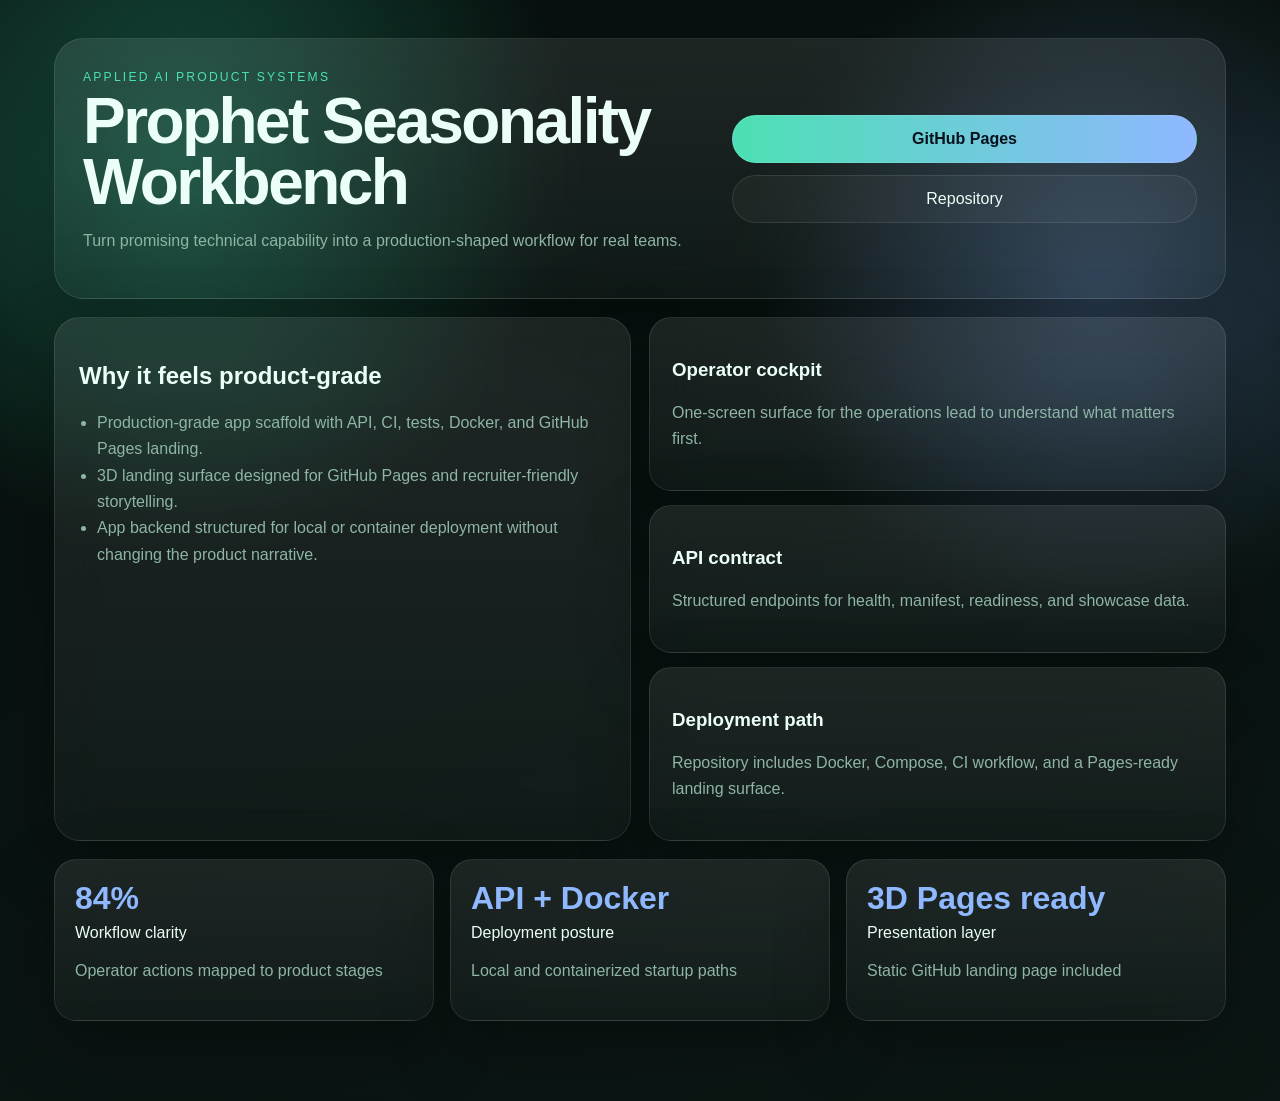
<file: docs/index.html>
<!DOCTYPE html>
<html lang="en">
<head>
  <meta charset="UTF-8" />
  <meta name="viewport" content="width=device-width, initial-scale=1.0" />
  <title>Prophet Seasonality Workbench Landing</title>
  <link rel="stylesheet" href="landing.css" />
</head>
<body>
  <div class="scene" id="scene">
    <div class="backdrop"></div>
    <main class="deck">
      <section class="hero-card glass">
        <div>
          <span class="eyebrow">Applied AI product systems</span>
          <h1>Prophet Seasonality Workbench</h1>
          <p>Turn promising technical capability into a production-shaped workflow for real teams.</p>
        </div>
        <nav class="cta-stack">
          <a class="cta primary" href="https://r-behera.github.io/prophet-seasonality-workbench/">GitHub Pages</a>
          <a class="cta" href="https://github.com/R-behera/prophet-seasonality-workbench">Repository</a>
        </nav>
      </section>
      <section class="orbit-grid">
        <div class="glass panel large">
          <h2>Why it feels product-grade</h2>
          <ul><li>Production-grade app scaffold with API, CI, tests, Docker, and GitHub Pages landing.</li><li>3D landing surface designed for GitHub Pages and recruiter-friendly storytelling.</li><li>App backend structured for local or container deployment without changing the product narrative.</li></ul>
        </div>
        <div id="cards" class="card-stack"></div>
      </section>
      <section class="metrics-row" id="metrics"></section>
    </main>
  </div>
  <script>window.PROJECT_MANIFEST = {"slug": "prophet-seasonality-workbench", "title": "Prophet Seasonality Workbench", "summary": "![Demo Screenshot](demo/screenshot.png)", "domain": "Applied AI product systems", "audience": "operations lead", "promise": "Turn promising technical capability into a production-shaped workflow for real teams.", "hero": ["Production-grade app scaffold with API, CI, tests, Docker, and GitHub Pages landing.", "3D landing surface designed for GitHub Pages and recruiter-friendly storytelling.", "App backend structured for local or container deployment without changing the product narrative."], "kpis": [{"label": "Workflow clarity", "value": "84%", "note": "Operator actions mapped to product stages"}, {"label": "Deployment posture", "value": "API + Docker", "note": "Local and containerized startup paths"}, {"label": "Presentation layer", "value": "3D Pages ready", "note": "Static GitHub landing page included"}], "stages": ["ingest", "validate", "analyze", "decide", "monitor"], "cards": [{"title": "Operator cockpit", "body": "One-screen surface for the operations lead to understand what matters first."}, {"title": "API contract", "body": "Structured endpoints for health, manifest, readiness, and showcase data."}, {"title": "Deployment path", "body": "Repository includes Docker, Compose, CI workflow, and a Pages-ready landing surface."}], "scene": "signal-wave", "theme": {"bg": "#08100e", "surface": "#101d1a", "ink": "#ebfff8", "muted": "#8eb5a6", "accent": "#4ce0b3", "accent2": "#8fb8ff"}, "pages_url": "https://r-behera.github.io/prophet-seasonality-workbench/", "api_examples": {"health": {"status": "ok", "project": "prophet-seasonality-workbench"}, "readiness": {"api": "ready", "landing_page": "docs/index.html", "container": "Dockerfile present"}, "signals": [{"name": "Decision coverage", "status": "strong", "detail": "App and landing narrative aligned"}, {"name": "Operator context", "status": "strong", "detail": "Primary user anchored as operations lead"}, {"name": "Delivery path", "status": "ready", "detail": "Pages + containerized app scaffold generated"}]}};</script>
  <script src="landing.js"></script>
</body>
</html>
</file>
<file: docs/landing.css>
:root{--bg:#08100e;--surface:#101d1a;--ink:#ebfff8;--muted:#8eb5a6;--accent:#4ce0b3;--accent2:#8fb8ff;--rx:0deg;--ry:0deg;}*{box-sizing:border-box}html,body{margin:0;min-height:100%;font-family:Inter,Segoe UI,sans-serif;background:var(--bg);color:var(--ink)}.scene{min-height:100vh;overflow:hidden;position:relative;transform-style:preserve-3d;perspective:1600px}.backdrop{position:absolute;inset:-10%;background:radial-gradient(circle at 20% 20%,color-mix(in srgb,var(--accent) 30%, transparent),transparent 24%),radial-gradient(circle at 80% 30%,color-mix(in srgb,var(--accent2) 28%, transparent),transparent 22%),linear-gradient(160deg,var(--bg),color-mix(in srgb,var(--surface) 78%, black));filter:saturate(1.15)}.deck{position:relative;z-index:2;max-width:1220px;margin:0 auto;padding:38px 24px 80px;transform:rotateX(var(--rx)) rotateY(var(--ry));transition:transform .12s ease-out}.glass{background:linear-gradient(180deg,rgba(255,255,255,.09),rgba(255,255,255,.03));border:1px solid rgba(255,255,255,.1);backdrop-filter:blur(22px);box-shadow:0 24px 70px rgba(0,0,0,.28)}.hero-card{display:grid;grid-template-columns:1.15fr .85fr;gap:20px;padding:28px;border-radius:30px;margin-bottom:18px}.eyebrow{letter-spacing:.18em;text-transform:uppercase;font-size:.76rem;color:var(--accent)}h1{font-size:clamp(2.4rem,5vw,4.8rem);line-height:.94;margin:.4rem 0 1rem;letter-spacing:-.04em}p,li{color:var(--muted);line-height:1.65}.cta-stack{display:flex;flex-direction:column;justify-content:center;gap:12px}.cta{display:inline-flex;justify-content:center;padding:14px 18px;border-radius:999px;text-decoration:none;color:var(--ink);border:1px solid rgba(255,255,255,.1);background:rgba(255,255,255,.04)}.primary{background:linear-gradient(90deg,var(--accent),var(--accent2));color:#07111b;font-weight:700}.orbit-grid{display:grid;grid-template-columns:1fr 1fr;gap:18px;margin-bottom:18px}.panel.large{padding:24px;border-radius:26px}.card-stack{display:grid;gap:14px}.flip{padding:22px;border-radius:22px;transform:translateZ(var(--z))}.metrics-row{display:grid;grid-template-columns:repeat(3,minmax(0,1fr));gap:16px}.metric{padding:20px;border-radius:22px}.metric strong{display:block;font-size:2rem;color:var(--accent2);margin-bottom:.4rem}ul{padding-left:18px;margin:14px 0 0}@media(max-width:980px){.hero-card,.orbit-grid,.metrics-row{grid-template-columns:1fr}.deck{padding:22px 16px 60px}}
</file>
